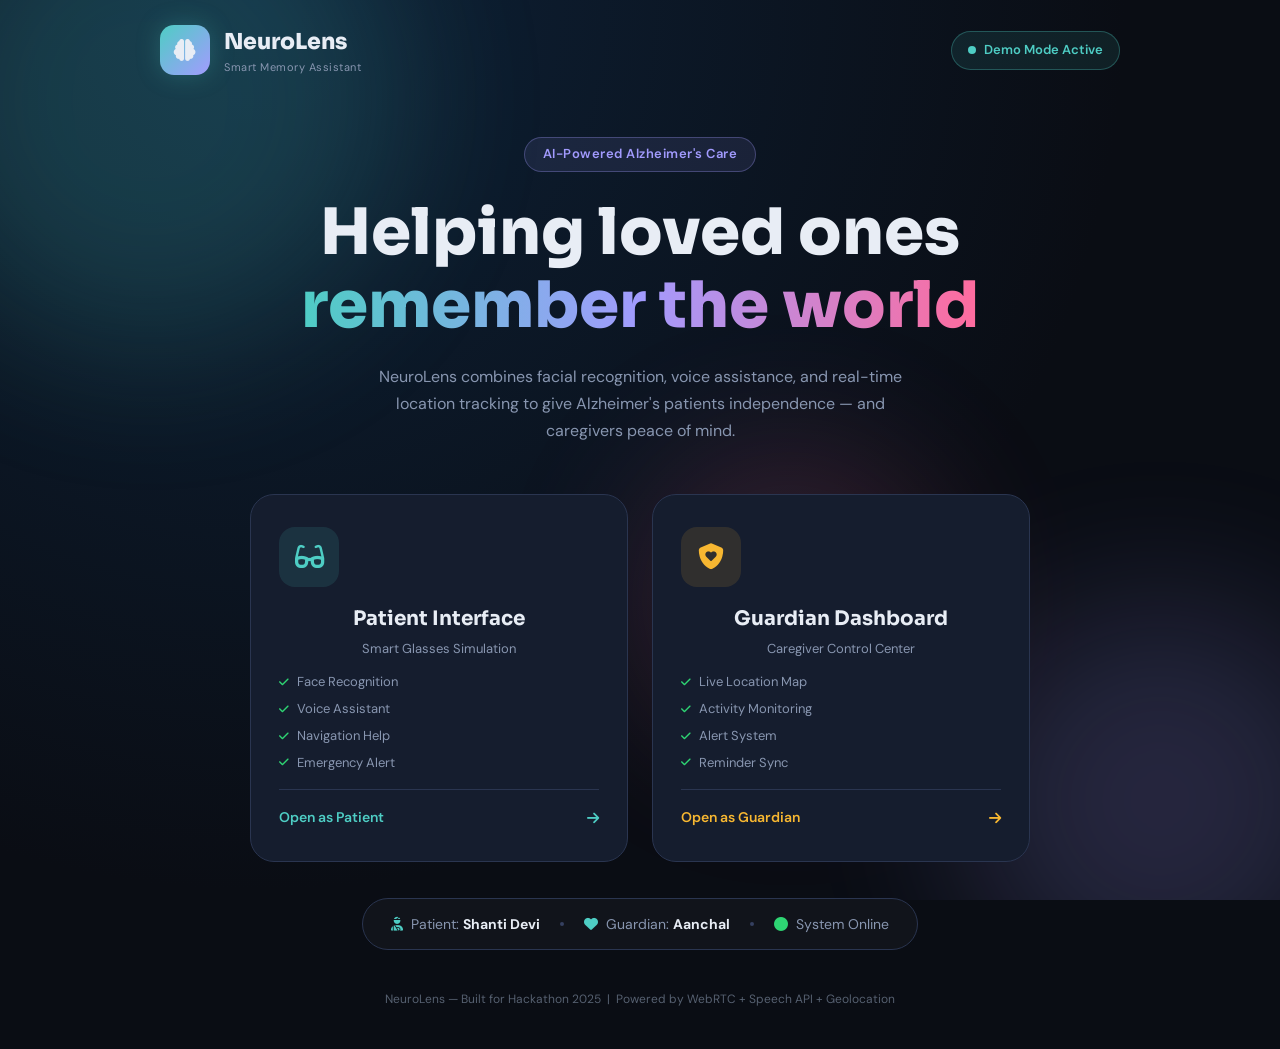
<file: index.html>
<!DOCTYPE html>
<html lang="en">
<head>
  <meta charset="UTF-8" />
  <meta name="viewport" content="width=device-width, initial-scale=1.0" />
  <title>NeuroLens — Smart Memory Assistant</title>
  <link rel="stylesheet" href="style.css" />
  <link rel="stylesheet" href="https://cdnjs.cloudflare.com/ajax/libs/font-awesome/6.5.0/css/all.min.css" />
  <link href="https://fonts.googleapis.com/css2?family=Sora:wght@300;400;600;700;800&family=DM+Sans:wght@300;400;500&display=swap" rel="stylesheet" />
</head>
<body class="landing-body">

  <!-- Animated Background -->
  <div class="bg-orbs">
    <div class="orb orb1"></div>
    <div class="orb orb2"></div>
    <div class="orb orb3"></div>
  </div>

  <!-- Landing Page -->
  <div class="landing-container">
    <!-- Header / Logo -->
    <header class="landing-header">
      <div class="logo-mark">
        <div class="logo-icon">
          <i class="fa-solid fa-brain"></i>
        </div>
        <div class="logo-text">
          <span class="logo-primary">NeuroLens</span>
          <span class="logo-tagline">Smart Memory Assistant</span>
        </div>
      </div>
      <div class="demo-badge">
        <span class="pulse-dot"></span>
        Demo Mode Active
      </div>
    </header>

    <!-- Hero Section -->
    <main class="landing-hero">
      <div class="hero-label">AI-Powered Alzheimer's Care</div>
      <h1 class="hero-title">
        Helping loved ones<br/>
        <span class="gradient-text">remember the world</span>
      </h1>
      <p class="hero-desc">
        NeuroLens combines facial recognition, voice assistance, and real-time location tracking
        to give Alzheimer's patients independence — and caregivers peace of mind.
      </p>

      <!-- Role Selection Cards -->
      <div class="role-cards">
        <!-- Patient Card -->
        <a href="patient.html" class="role-card patient-card">
          <div class="role-card-icon">
            <i class="fa-solid fa-glasses"></i>
          </div>
          <div class="role-card-content">
            <h2>Patient Interface</h2>
            <p>Smart Glasses Simulation</p>
            <ul class="role-features">
              <li><i class="fa-solid fa-check"></i> Face Recognition</li>
              <li><i class="fa-solid fa-check"></i> Voice Assistant</li>
              <li><i class="fa-solid fa-check"></i> Navigation Help</li>
              <li><i class="fa-solid fa-check"></i> Emergency Alert</li>
            </ul>
          </div>
          <div class="role-card-action">
            <span>Open as Patient</span>
            <i class="fa-solid fa-arrow-right"></i>
          </div>
        </a>

        <!-- Guardian Card -->
        <a href="guardian.html" class="role-card guardian-card">
          <div class="role-card-icon">
            <i class="fa-solid fa-shield-heart"></i>
          </div>
          <div class="role-card-content">
            <h2>Guardian Dashboard</h2>
            <p>Caregiver Control Center</p>
            <ul class="role-features">
              <li><i class="fa-solid fa-check"></i> Live Location Map</li>
              <li><i class="fa-solid fa-check"></i> Activity Monitoring</li>
              <li><i class="fa-solid fa-check"></i> Alert System</li>
              <li><i class="fa-solid fa-check"></i> Reminder Sync</li>
            </ul>
          </div>
          <div class="role-card-action">
            <span>Open as Guardian</span>
            <i class="fa-solid fa-arrow-right"></i>
          </div>
        </a>
      </div>

      <!-- Patient Info Bar -->
      <div class="patient-info-bar">
        <div class="patient-info-item">
          <i class="fa-solid fa-user-injured"></i>
          <span>Patient: <strong>Shanti Devi</strong></span>
        </div>
        <div class="divider-dot"></div>
        <div class="patient-info-item">
          <i class="fa-solid fa-heart"></i>
          <span>Guardian: <strong>Aanchal</strong></span>
        </div>
        <div class="divider-dot"></div>
        <div class="patient-info-item status-ok">
          <i class="fa-solid fa-circle"></i>
          <span>System Online</span>
        </div>
      </div>
    </main>

    <!-- Footer -->
    <footer class="landing-footer">
      <p>NeuroLens — Built for Hackathon 2025 &nbsp;|&nbsp; Powered by WebRTC + Speech API + Geolocation</p>
    </footer>
  </div>

  <script src="script.js"></script>
</body>
</html>
</file>
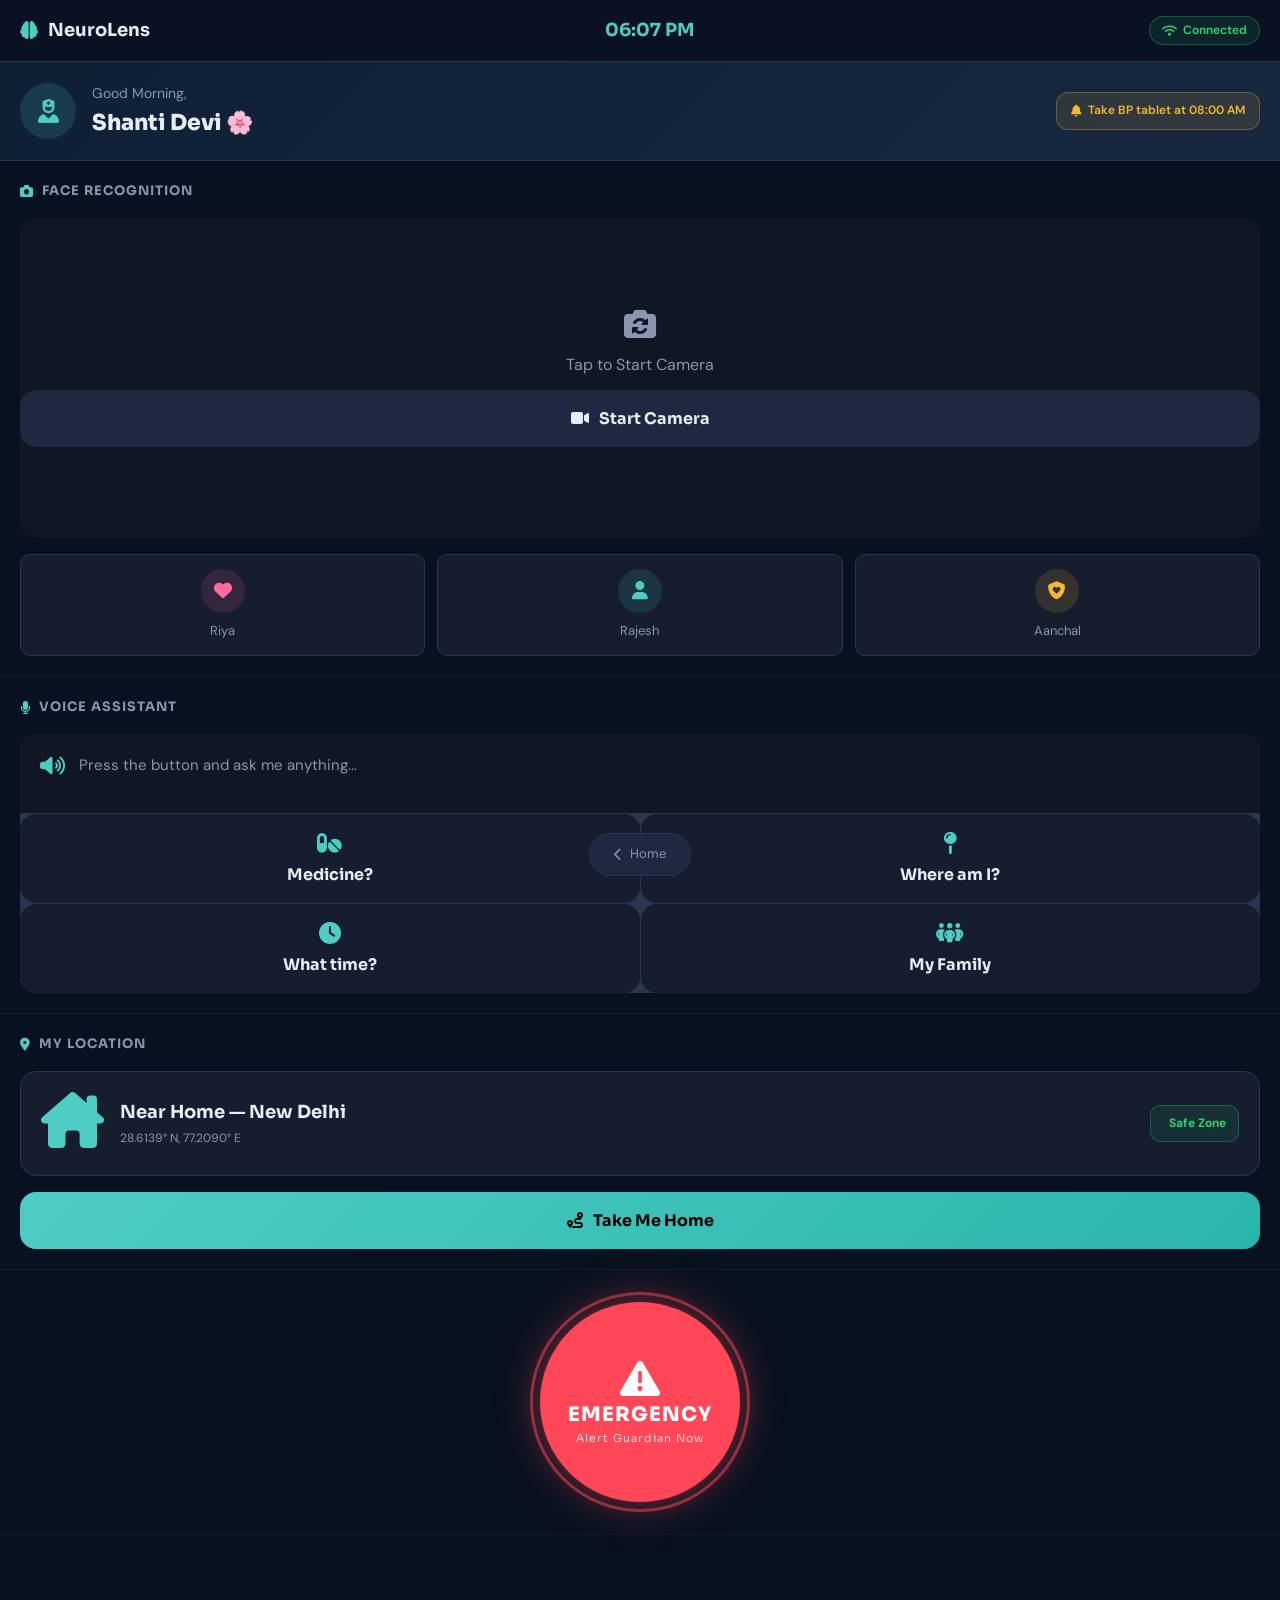
<file: patient.html>
<!DOCTYPE html>
<html lang="en">
<head>
  <meta charset="UTF-8" />
  <meta name="viewport" content="width=device-width, initial-scale=1.0" />
  <title>NeuroLens — Patient View</title>
  <link rel="stylesheet" href="style.css" />
  <link rel="stylesheet" href="https://cdnjs.cloudflare.com/ajax/libs/font-awesome/6.5.0/css/all.min.css" />
  <link href="https://fonts.googleapis.com/css2?family=Sora:wght@300;400;600;700;800&family=DM+Sans:wght@300;400;500&display=swap" rel="stylesheet" />
</head>
<body class="patient-body">

  <!-- Top Status Bar -->
  <header class="patient-header">
    <div class="patient-brand">
      <i class="fa-solid fa-brain"></i>
      <span>NeuroLens</span>
    </div>
    <div class="patient-time" id="patient-clock">00:00 AM</div>
    <div class="patient-status-row">
      <span class="status-pill ok"><i class="fa-solid fa-wifi"></i> Connected</span>
    </div>
  </header>

  <!-- Greeting Banner -->
  <div class="greeting-banner">
    <div class="greeting-avatar"><i class="fa-solid fa-user-nurse"></i></div>
    <div class="greeting-text">
      <div class="greeting-hello">Good Morning,</div>
      <div class="greeting-name">Shanti Devi 🌸</div>
    </div>
    <div class="reminder-chip" id="next-reminder-chip">
      <i class="fa-solid fa-bell"></i> <span id="next-reminder-text">No reminders</span>
    </div>
  </div>

  <!-- CAMERA / FACE RECOGNITION PANEL -->
  <section class="patient-section camera-section">
    <div class="section-label"><i class="fa-solid fa-camera"></i> Face Recognition</div>

    <div class="camera-container">
      <!-- Live video feed -->
      <video id="patient-video" autoplay muted playsinline></video>
      <canvas id="face-canvas"></canvas>

      <!-- Recognition Overlay -->
      <div class="face-overlay" id="face-overlay" style="display:none;">
        <div class="face-box-animated">
          <div class="face-box-corner tl"></div>
          <div class="face-box-corner tr"></div>
          <div class="face-box-corner bl"></div>
          <div class="face-box-corner br"></div>
          <div class="scanning-line"></div>
        </div>
        <div class="face-tag" id="face-tag">Analyzing...</div>
      </div>

      <!-- Camera Off Placeholder -->
      <div class="camera-placeholder" id="camera-placeholder">
        <i class="fa-solid fa-camera-rotate fa-2x"></i>
        <p>Tap to Start Camera</p>
        <button class="btn-large btn-secondary" onclick="startCamera()">
          <i class="fa-solid fa-video"></i> Start Camera
        </button>
      </div>
    </div>

    <!-- Simulated Person Cards -->
    <div class="known-faces-row">
      <div class="known-face-chip" onclick="simulateRecognize('Riya (Daughter)', 'fa-heart', '#ff6b9d')">
        <div class="kf-avatar" style="background:#ff6b9d22;color:#ff6b9d;"><i class="fa-solid fa-heart"></i></div>
        <span>Riya</span>
      </div>
      <div class="known-face-chip" onclick="simulateRecognize('Rajesh (Son)', 'fa-user', '#4ecdc4')">
        <div class="kf-avatar" style="background:#4ecdc422;color:#4ecdc4;"><i class="fa-solid fa-user"></i></div>
        <span>Rajesh</span>
      </div>
      <div class="known-face-chip" onclick="simulateRecognize('Aanchal (Guardian)', 'fa-shield-heart', '#f7b731')">
        <div class="kf-avatar" style="background:#f7b73122;color:#f7b731;"><i class="fa-solid fa-shield-heart"></i></div>
        <span>Aanchal</span>
      </div>
    </div>
  </section>

  <!-- VOICE ASSISTANT -->
  <section class="patient-section voice-section">
    <div class="section-label"><i class="fa-solid fa-microphone"></i> Voice Assistant</div>
    <div class="voice-card">
      <div class="voice-response-box" id="voice-response">
        <i class="fa-solid fa-volume-high response-icon"></i>
        <p id="voice-response-text">Press the button and ask me anything...</p>
      </div>
      <div class="voice-buttons-grid">
        <button class="btn-large btn-voice" onclick="askAssistant('medicine')">
          <i class="fa-solid fa-pills"></i>
          <span>Medicine?</span>
        </button>
        <button class="btn-large btn-voice" onclick="askAssistant('location')">
          <i class="fa-solid fa-map-pin"></i>
          <span>Where am I?</span>
        </button>
        <button class="btn-large btn-voice" onclick="askAssistant('time')">
          <i class="fa-solid fa-clock"></i>
          <span>What time?</span>
        </button>
        <button class="btn-large btn-voice" onclick="askAssistant('family')">
          <i class="fa-solid fa-people-group"></i>
          <span>My Family</span>
        </button>
      </div>
    </div>
  </section>

  <!-- LOCATION PANEL -->
  <section class="patient-section location-section">
    <div class="section-label"><i class="fa-solid fa-location-dot"></i> My Location</div>
    <div class="location-card" id="location-card">
      <div class="location-icon-wrap"><i class="fa-solid fa-house-chimney fa-2x"></i></div>
      <div class="location-info">
        <div class="location-status" id="location-status">Fetching location...</div>
        <div class="location-coords" id="location-coords">—</div>
      </div>
      <div class="location-safe-badge" id="safe-badge">
        <i class="fa-solid fa-shield-check"></i> Safe Zone
      </div>
    </div>

    <!-- Navigation Button -->
    <button class="btn-large btn-navigate" onclick="navigateHome()">
      <i class="fa-solid fa-route"></i>
      <span>Take Me Home</span>
    </button>

    <!-- Navigation Steps Overlay -->
    <div class="nav-steps" id="nav-steps" style="display:none;">
      <div class="nav-step active"><i class="fa-solid fa-arrow-up"></i> Walk straight for 50 metres</div>
      <div class="nav-step"><i class="fa-solid fa-turn-right"></i> Turn right at the gate</div>
      <div class="nav-step"><i class="fa-solid fa-house"></i> Your home is on the left</div>
    </div>
  </section>

  <!-- EMERGENCY BUTTON -->
  <section class="patient-section emergency-section">
    <button class="btn-emergency" id="emergency-btn" onclick="triggerEmergency()">
      <div class="emergency-ring"></div>
      <div class="emergency-inner">
        <i class="fa-solid fa-triangle-exclamation fa-2x"></i>
        <span>EMERGENCY</span>
        <small>Alert Guardian Now</small>
      </div>
    </button>
  </section>

  <!-- Toast Notification -->
  <div class="toast-container" id="patient-toast-container"></div>

  <!-- Nav Back -->
  <a href="index.html" class="back-link"><i class="fa-solid fa-chevron-left"></i> Home</a>

  <script src="script.js"></script>
  <script src="patient.js"></script>
</body>
</html>
</file>
<file: style.css>
/* =====================================================
   NeuroLens — style.css
   Shared styles for all pages
   ===================================================== */

/* ---- RESET & VARIABLES ---- */
*, *::before, *::after { box-sizing: border-box; margin: 0; padding: 0; }

:root {
  --bg: #0a0d14;
  --bg2: #111722;
  --bg3: #1a2133;
  --surface: #151d2e;
  --surface2: #1e2840;
  --border: #2a3550;
  --border2: #354060;

  --primary: #4ecdc4;
  --primary-dark: #38b2aa;
  --accent: #ff6b9d;
  --warning: #f7b731;
  --danger: #ff4757;
  --success: #2ed573;
  --purple: #a29bfe;

  --text: #e8edf5;
  --text2: #8896b0;
  --text3: #566070;

  --font-head: 'Sora', sans-serif;
  --font-body: 'DM Sans', sans-serif;

  --radius: 16px;
  --radius-sm: 10px;
  --radius-xl: 24px;
  --shadow: 0 8px 32px rgba(0,0,0,0.4);
  --shadow-sm: 0 2px 12px rgba(0,0,0,0.3);
  --glow-primary: 0 0 24px rgba(78,205,196,0.25);
  --glow-danger: 0 0 30px rgba(255,71,87,0.4);
}

html { scroll-behavior: smooth; }

body {
  font-family: var(--font-body);
  background: var(--bg);
  color: var(--text);
  min-height: 100vh;
  line-height: 1.6;
  -webkit-font-smoothing: antialiased;
}

a { text-decoration: none; color: inherit; }
button { cursor: pointer; font-family: var(--font-body); }
input, select { font-family: var(--font-body); }

/* =====================================================
   SCROLLBAR
   ===================================================== */
::-webkit-scrollbar { width: 6px; }
::-webkit-scrollbar-track { background: var(--bg2); }
::-webkit-scrollbar-thumb { background: var(--border2); border-radius: 4px; }

/* =====================================================
   LANDING PAGE
   ===================================================== */
.landing-body {
  overflow-x: hidden;
  background: radial-gradient(ellipse at 20% 0%, #0d2137 0%, #0a0d14 60%);
}

.bg-orbs { position: fixed; inset: 0; pointer-events: none; z-index: 0; overflow: hidden; }
.orb {
  position: absolute;
  border-radius: 50%;
  filter: blur(80px);
  opacity: 0.18;
  animation: orbFloat 8s ease-in-out infinite;
}
.orb1 { width: 500px; height: 500px; background: var(--primary); top: -150px; left: -100px; animation-delay: 0s; }
.orb2 { width: 400px; height: 400px; background: var(--purple); bottom: -100px; right: -80px; animation-delay: 3s; }
.orb3 { width: 300px; height: 300px; background: var(--accent); top: 50%; left: 50%; animation-delay: 6s; }

@keyframes orbFloat {
  0%, 100% { transform: translateY(0) scale(1); }
  50% { transform: translateY(-30px) scale(1.05); }
}

.landing-container {
  position: relative;
  z-index: 1;
  max-width: 1000px;
  margin: 0 auto;
  padding: 24px 20px 40px;
  display: flex;
  flex-direction: column;
  min-height: 100vh;
}

.landing-header {
  display: flex;
  align-items: center;
  justify-content: space-between;
  margin-bottom: 60px;
}

.logo-mark { display: flex; align-items: center; gap: 14px; }
.logo-icon {
  width: 50px; height: 50px;
  background: linear-gradient(135deg, var(--primary), var(--purple));
  border-radius: 14px;
  display: flex; align-items: center; justify-content: center;
  font-size: 22px;
  box-shadow: var(--glow-primary);
}
.logo-text { display: flex; flex-direction: column; }
.logo-primary { font-family: var(--font-head); font-size: 22px; font-weight: 800; color: var(--text); }
.logo-tagline { font-size: 11px; color: var(--text2); letter-spacing: 0.5px; }

.demo-badge {
  display: flex; align-items: center; gap: 8px;
  background: rgba(78,205,196,0.1);
  border: 1px solid rgba(78,205,196,0.3);
  color: var(--primary);
  padding: 8px 16px;
  border-radius: 100px;
  font-size: 13px;
  font-weight: 600;
}

.pulse-dot {
  width: 8px; height: 8px;
  background: var(--primary);
  border-radius: 50%;
  display: inline-block;
  animation: pulse 1.5s ease-in-out infinite;
}
.pulse-dot.green { background: var(--success); }

@keyframes pulse {
  0%, 100% { opacity: 1; transform: scale(1); }
  50% { opacity: 0.5; transform: scale(0.7); }
}

.landing-hero { flex: 1; display: flex; flex-direction: column; align-items: center; text-align: center; }

.hero-label {
  display: inline-block;
  background: rgba(162,155,254,0.1);
  border: 1px solid rgba(162,155,254,0.3);
  color: var(--purple);
  padding: 6px 18px;
  border-radius: 100px;
  font-size: 13px;
  font-weight: 600;
  letter-spacing: 0.5px;
  margin-bottom: 24px;
}

.hero-title {
  font-family: var(--font-head);
  font-size: clamp(36px, 6vw, 64px);
  font-weight: 800;
  line-height: 1.15;
  color: var(--text);
  margin-bottom: 20px;
}
.gradient-text {
  background: linear-gradient(90deg, var(--primary), var(--purple), var(--accent));
  -webkit-background-clip: text;
  -webkit-text-fill-color: transparent;
  background-clip: text;
}

.hero-desc {
  max-width: 560px;
  color: var(--text2);
  font-size: 16px;
  margin-bottom: 50px;
  line-height: 1.7;
}

/* Role Cards */
.role-cards {
  display: grid;
  grid-template-columns: 1fr 1fr;
  gap: 24px;
  width: 100%;
  max-width: 780px;
  margin-bottom: 36px;
}

.role-card {
  background: var(--surface);
  border: 1px solid var(--border);
  border-radius: var(--radius-xl);
  padding: 32px 28px;
  display: flex;
  flex-direction: column;
  gap: 16px;
  transition: all 0.3s ease;
  position: relative;
  overflow: hidden;
}
.role-card::before {
  content: '';
  position: absolute;
  inset: 0;
  border-radius: var(--radius-xl);
  opacity: 0;
  transition: opacity 0.3s;
}
.patient-card::before { background: linear-gradient(135deg, rgba(78,205,196,0.08), transparent); }
.guardian-card::before { background: linear-gradient(135deg, rgba(247,183,49,0.08), transparent); }
.role-card:hover { transform: translateY(-6px); border-color: var(--border2); box-shadow: var(--shadow); }
.role-card:hover::before { opacity: 1; }

.role-card-icon {
  width: 60px; height: 60px;
  border-radius: 16px;
  display: flex; align-items: center; justify-content: center;
  font-size: 26px;
}
.patient-card .role-card-icon { background: rgba(78,205,196,0.12); color: var(--primary); }
.guardian-card .role-card-icon { background: rgba(247,183,49,0.12); color: var(--warning); }

.role-card-content h2 { font-family: var(--font-head); font-size: 20px; font-weight: 700; margin-bottom: 4px; }
.role-card-content p { color: var(--text2); font-size: 13px; margin-bottom: 12px; }

.role-features { list-style: none; display: flex; flex-direction: column; gap: 6px; }
.role-features li { font-size: 13px; color: var(--text2); display: flex; align-items: center; gap: 8px; }
.role-features li i { color: var(--success); font-size: 11px; }

.role-card-action {
  display: flex; align-items: center; justify-content: space-between;
  margin-top: auto;
  padding-top: 16px;
  border-top: 1px solid var(--border);
  color: var(--primary);
  font-size: 14px;
  font-weight: 600;
}
.guardian-card .role-card-action { color: var(--warning); }

.patient-info-bar {
  display: flex;
  align-items: center;
  gap: 20px;
  background: rgba(255,255,255,0.03);
  border: 1px solid var(--border);
  border-radius: 100px;
  padding: 14px 28px;
  font-size: 14px;
}
.patient-info-item { display: flex; align-items: center; gap: 8px; color: var(--text2); }
.patient-info-item i { color: var(--primary); }
.patient-info-item strong { color: var(--text); }
.status-ok i { color: var(--success); animation: pulse 1.5s infinite; }
.divider-dot { width: 4px; height: 4px; background: var(--border2); border-radius: 50%; }

.landing-footer { text-align: center; color: var(--text3); font-size: 12px; margin-top: 40px; }

/* =====================================================
   PATIENT INTERFACE
   ===================================================== */
.patient-body {
  background: #08111f;
  min-height: 100vh;
  padding-bottom: 100px;
}

.patient-header {
  background: rgba(10,18,35,0.95);
  backdrop-filter: blur(20px);
  border-bottom: 1px solid var(--border);
  padding: 16px 20px;
  display: flex;
  align-items: center;
  justify-content: space-between;
  position: sticky;
  top: 0;
  z-index: 100;
}
.patient-brand { display: flex; align-items: center; gap: 10px; font-family: var(--font-head); font-weight: 700; font-size: 18px; }
.patient-brand i { color: var(--primary); }
.patient-time { font-family: var(--font-head); font-size: 18px; font-weight: 700; color: var(--primary); }
.status-pill {
  display: flex; align-items: center; gap: 6px;
  padding: 4px 12px;
  border-radius: 100px;
  font-size: 12px;
  font-weight: 600;
}
.status-pill.ok { background: rgba(46,213,115,0.1); color: var(--success); border: 1px solid rgba(46,213,115,0.3); }

.greeting-banner {
  background: linear-gradient(135deg, #0f2035, #162840);
  border-bottom: 1px solid var(--border);
  padding: 20px;
  display: flex;
  align-items: center;
  gap: 16px;
}
.greeting-avatar {
  width: 56px; height: 56px;
  background: rgba(78,205,196,0.15);
  border-radius: 50%;
  display: flex; align-items: center; justify-content: center;
  font-size: 24px;
  color: var(--primary);
  flex-shrink: 0;
}
.greeting-hello { font-size: 14px; color: var(--text2); }
.greeting-name { font-family: var(--font-head); font-size: 22px; font-weight: 800; color: var(--text); }
.reminder-chip {
  margin-left: auto;
  background: rgba(247,183,49,0.12);
  border: 1px solid rgba(247,183,49,0.3);
  color: var(--warning);
  padding: 8px 14px;
  border-radius: 12px;
  font-size: 12px;
  font-weight: 600;
  white-space: nowrap;
  display: flex; align-items: center; gap: 6px;
}

.patient-section { padding: 20px; border-bottom: 1px solid rgba(255,255,255,0.05); }
.section-label {
  display: flex; align-items: center; gap: 8px;
  font-family: var(--font-head);
  font-size: 13px;
  font-weight: 700;
  color: var(--text2);
  text-transform: uppercase;
  letter-spacing: 1px;
  margin-bottom: 16px;
}
.section-label i { color: var(--primary); }

/* Camera */
.camera-container {
  position: relative;
  width: 100%;
  border-radius: var(--radius);
  overflow: hidden;
  background: #000;
  aspect-ratio: 4/3;
  max-height: 320px;
  margin-bottom: 16px;
}
#patient-video {
  width: 100%; height: 100%;
  object-fit: cover;
  display: none;
}
#face-canvas { display: none; }

.face-overlay {
  position: absolute; inset: 0;
  display: flex; align-items: center; justify-content: center;
  flex-direction: column;
  gap: 12px;
}

.face-box-animated {
  width: 140px; height: 140px;
  position: relative;
}
.face-box-corner {
  position: absolute;
  width: 24px; height: 24px;
  border-color: var(--primary);
  border-style: solid;
}
.tl { top: 0; left: 0; border-width: 3px 0 0 3px; }
.tr { top: 0; right: 0; border-width: 3px 3px 0 0; }
.bl { bottom: 0; left: 0; border-width: 0 0 3px 3px; }
.br { bottom: 0; right: 0; border-width: 0 3px 3px 0; }

.scanning-line {
  position: absolute;
  top: 0; left: 0; right: 0;
  height: 2px;
  background: linear-gradient(90deg, transparent, var(--primary), transparent);
  animation: scan 2s ease-in-out infinite;
  box-shadow: 0 0 10px var(--primary);
}
@keyframes scan {
  0% { top: 0; }
  100% { top: 100%; }
}

.face-tag {
  background: rgba(78,205,196,0.9);
  color: #000;
  padding: 8px 20px;
  border-radius: 100px;
  font-family: var(--font-head);
  font-weight: 700;
  font-size: 16px;
  letter-spacing: 0.5px;
}

.camera-placeholder {
  position: absolute; inset: 0;
  display: flex;
  flex-direction: column;
  align-items: center;
  justify-content: center;
  gap: 12px;
  color: var(--text2);
  background: var(--bg2);
}

.known-faces-row { display: flex; gap: 12px; }
.known-face-chip {
  flex: 1;
  display: flex;
  flex-direction: column;
  align-items: center;
  gap: 8px;
  background: var(--surface);
  border: 1px solid var(--border);
  border-radius: var(--radius-sm);
  padding: 14px 10px;
  cursor: pointer;
  transition: all 0.2s;
  font-size: 13px;
  color: var(--text2);
}
.known-face-chip:hover { border-color: var(--primary); transform: scale(1.03); }
.kf-avatar {
  width: 44px; height: 44px;
  border-radius: 50%;
  display: flex; align-items: center; justify-content: center;
  font-size: 18px;
}

/* Voice */
.voice-card { background: var(--surface); border-radius: var(--radius); overflow: hidden; }
.voice-response-box {
  padding: 20px;
  display: flex;
  align-items: flex-start;
  gap: 14px;
  background: var(--bg2);
  border-bottom: 1px solid var(--border);
  min-height: 80px;
}
.response-icon { color: var(--primary); font-size: 20px; margin-top: 2px; flex-shrink: 0; }
#voice-response-text { color: var(--text2); font-size: 15px; line-height: 1.5; }

.voice-buttons-grid {
  display: grid;
  grid-template-columns: 1fr 1fr;
  gap: 1px;
  background: var(--border);
}
.btn-voice {
  display: flex;
  flex-direction: column;
  align-items: center;
  justify-content: center;
  gap: 8px;
  padding: 20px 16px;
  background: var(--surface);
  border: none;
  color: var(--text);
  font-size: 13px;
  font-weight: 600;
  transition: background 0.2s;
}
.btn-voice i { font-size: 22px; color: var(--primary); }
.btn-voice:hover, .btn-voice:active { background: var(--surface2); }

/* Location */
.location-card {
  background: var(--surface);
  border: 1px solid var(--border);
  border-radius: var(--radius);
  padding: 20px;
  display: flex;
  align-items: center;
  gap: 16px;
  margin-bottom: 16px;
}
.location-icon-wrap { font-size: 28px; color: var(--primary); flex-shrink: 0; }
.location-info { flex: 1; }
.location-status { font-family: var(--font-head); font-size: 18px; font-weight: 700; }
.location-coords { font-size: 12px; color: var(--text2); margin-top: 2px; }
.location-safe-badge {
  background: rgba(46,213,115,0.1);
  border: 1px solid rgba(46,213,115,0.3);
  color: var(--success);
  padding: 8px 12px;
  border-radius: 10px;
  font-size: 12px;
  font-weight: 700;
  display: flex; align-items: center; gap: 6px;
  white-space: nowrap;
}

.nav-steps {
  background: var(--surface);
  border: 1px solid var(--border);
  border-radius: var(--radius);
  overflow: hidden;
  margin-top: 12px;
  animation: slideDown 0.3s ease;
}
@keyframes slideDown { from { opacity: 0; transform: translateY(-10px); } to { opacity: 1; transform: translateY(0); } }
.nav-step {
  padding: 14px 20px;
  border-bottom: 1px solid var(--border);
  display: flex;
  align-items: center;
  gap: 12px;
  color: var(--text2);
  font-size: 15px;
  transition: all 0.3s;
}
.nav-step:last-child { border-bottom: none; }
.nav-step.active { color: var(--text); background: rgba(78,205,196,0.05); }
.nav-step i { color: var(--primary); width: 20px; text-align: center; }

/* Emergency */
.emergency-section { display: flex; justify-content: center; padding: 32px 20px; }
.btn-emergency {
  position: relative;
  width: 200px; height: 200px;
  border-radius: 50%;
  border: none;
  background: var(--danger);
  cursor: pointer;
  display: flex; align-items: center; justify-content: center;
  box-shadow: 0 0 40px rgba(255,71,87,0.5);
  transition: transform 0.2s, box-shadow 0.2s;
}
.btn-emergency:hover { transform: scale(1.05); box-shadow: 0 0 60px rgba(255,71,87,0.7); }
.btn-emergency:active { transform: scale(0.97); }

.emergency-ring {
  position: absolute;
  width: 220px; height: 220px;
  border-radius: 50%;
  border: 3px solid var(--danger);
  animation: ringPulse 2s ease-in-out infinite;
  opacity: 0.5;
}
@keyframes ringPulse {
  0% { transform: scale(0.9); opacity: 0.5; }
  100% { transform: scale(1.3); opacity: 0; }
}

.emergency-inner {
  display: flex; flex-direction: column; align-items: center; gap: 4px;
  color: #fff;
  font-family: var(--font-head);
  font-weight: 800;
  font-size: 20px;
  letter-spacing: 1px;
}
.emergency-inner small { font-size: 11px; font-weight: 400; opacity: 0.8; }

/* Buttons */
.btn-large {
  display: flex; align-items: center; gap: 10px;
  padding: 18px 24px;
  border: none;
  border-radius: var(--radius);
  font-size: 16px;
  font-weight: 700;
  font-family: var(--font-head);
  transition: all 0.2s;
  width: 100%;
  justify-content: center;
}
.btn-secondary { background: var(--surface2); color: var(--text); }
.btn-secondary:hover { background: var(--border2); }
.btn-navigate { background: linear-gradient(135deg, var(--primary), #2ab5ac); color: #000; }
.btn-navigate:hover { transform: translateY(-2px); box-shadow: var(--glow-primary); }

/* Back link */
.back-link {
  position: fixed;
  bottom: 24px;
  left: 50%;
  transform: translateX(-50%);
  background: var(--surface2);
  border: 1px solid var(--border);
  color: var(--text2);
  padding: 10px 24px;
  border-radius: 100px;
  font-size: 13px;
  display: flex; align-items: center; gap: 8px;
  z-index: 50;
  transition: all 0.2s;
}
.back-link:hover { color: var(--text); border-color: var(--border2); }

/* =====================================================
   GUARDIAN INTERFACE
   ===================================================== */
.guardian-body {
  display: flex;
  min-height: 100vh;
  background: var(--bg);
}

/* Sidebar */
.guardian-sidebar {
  width: 240px;
  flex-shrink: 0;
  background: var(--surface);
  border-right: 1px solid var(--border);
  display: flex;
  flex-direction: column;
  padding: 24px 16px;
  position: sticky;
  top: 0;
  height: 100vh;
  overflow-y: auto;
  z-index: 200;
}

.sidebar-logo {
  display: flex; align-items: center; gap: 10px;
  font-family: var(--font-head); font-weight: 800; font-size: 18px;
  color: var(--text);
  margin-bottom: 36px;
  padding: 0 4px;
}
.sidebar-logo i { color: var(--primary); font-size: 20px; }

.sidebar-nav { display: flex; flex-direction: column; gap: 4px; flex: 1; }
.sidebar-link {
  display: flex; align-items: center; gap: 12px;
  padding: 12px 14px;
  border-radius: var(--radius-sm);
  font-size: 14px;
  font-weight: 500;
  color: var(--text2);
  transition: all 0.2s;
  cursor: pointer;
  position: relative;
}
.sidebar-link i { width: 18px; text-align: center; font-size: 15px; }
.sidebar-link:hover { background: var(--surface2); color: var(--text); }
.sidebar-link.active { background: rgba(78,205,196,0.12); color: var(--primary); font-weight: 600; }

.badge {
  margin-left: auto;
  background: var(--danger);
  color: #fff;
  font-size: 11px;
  font-weight: 700;
  padding: 2px 7px;
  border-radius: 100px;
  min-width: 20px;
  text-align: center;
}

.sidebar-patient-card {
  background: var(--bg3);
  border: 1px solid var(--border);
  border-radius: var(--radius-sm);
  padding: 14px;
  display: flex; align-items: center; gap: 12px;
  margin-bottom: 16px;
}
.spc-avatar {
  width: 40px; height: 40px;
  background: rgba(78,205,196,0.15);
  border-radius: 50%;
  display: flex; align-items: center; justify-content: center;
  color: var(--primary);
  flex-shrink: 0;
}
.spc-name { font-weight: 700; font-size: 14px; }
.spc-status { display: flex; align-items: center; gap: 6px; font-size: 12px; color: var(--text2); margin-top: 2px; }

.sidebar-back {
  display: flex; align-items: center; gap: 8px;
  font-size: 13px;
  color: var(--text3);
  padding: 10px 14px;
  border-radius: var(--radius-sm);
  transition: all 0.2s;
}
.sidebar-back:hover { color: var(--text2); background: var(--bg3); }

/* Hamburger (mobile) */
.hamburger {
  display: none;
  position: fixed;
  top: 16px; left: 16px;
  z-index: 300;
  background: var(--surface2);
  border: 1px solid var(--border);
  color: var(--text);
  width: 44px; height: 44px;
  border-radius: 12px;
  align-items: center; justify-content: center;
  font-size: 18px;
}

/* Main Content */
.guardian-main {
  flex: 1;
  padding: 24px;
  overflow-y: auto;
  min-height: 100vh;
}

.guardian-topbar {
  display: flex;
  align-items: flex-start;
  justify-content: space-between;
  margin-bottom: 28px;
  flex-wrap: wrap;
  gap: 16px;
}
.guardian-title { font-family: var(--font-head); font-size: 28px; font-weight: 800; }
.guardian-sub { color: var(--text2); font-size: 14px; margin-top: 2px; }
.topbar-right { display: flex; align-items: center; gap: 16px; }
.guardian-clock { font-family: var(--font-head); font-size: 20px; font-weight: 700; color: var(--primary); }

.demo-toggle-btn {
  background: linear-gradient(135deg, var(--purple), var(--primary));
  border: none;
  color: #fff;
  padding: 10px 20px;
  border-radius: 100px;
  font-size: 13px;
  font-weight: 700;
  display: flex; align-items: center; gap: 8px;
  transition: all 0.2s;
}
.demo-toggle-btn:hover { transform: translateY(-2px); box-shadow: 0 4px 20px rgba(162,155,254,0.4); }
.demo-toggle-btn.active { background: linear-gradient(135deg, var(--warning), var(--accent)); }

/* Tab Content */
.tab-content { display: none; }
.tab-content.active { display: block; }

/* Stats Row */
.stats-row {
  display: grid;
  grid-template-columns: repeat(4, 1fr);
  gap: 16px;
  margin-bottom: 24px;
}

.stat-card {
  background: var(--surface);
  border: 1px solid var(--border);
  border-radius: var(--radius);
  padding: 20px;
  display: flex;
  align-items: center;
  gap: 16px;
  transition: border-color 0.2s;
}
.stat-card:hover { border-color: var(--border2); }
.stat-icon {
  width: 48px; height: 48px;
  border-radius: 12px;
  display: flex; align-items: center; justify-content: center;
  font-size: 20px;
  flex-shrink: 0;
}
.stat-value { font-family: var(--font-head); font-size: 16px; font-weight: 700; }
.stat-label { font-size: 12px; color: var(--text2); margin-top: 2px; }

/* Overview Grid */
.overview-grid {
  display: grid;
  grid-template-columns: 1fr 1fr;
  gap: 20px;
}

/* Cards */
.card {
  background: var(--surface);
  border: 1px solid var(--border);
  border-radius: var(--radius);
  overflow: hidden;
}
.full-card { grid-column: 1 / -1; }

.card-header {
  padding: 18px 20px;
  border-bottom: 1px solid var(--border);
  display: flex;
  align-items: center;
  justify-content: space-between;
  gap: 12px;
}
.card-header h3 { font-family: var(--font-head); font-size: 15px; font-weight: 700; display: flex; align-items: center; gap: 8px; }
.card-header h3 i { color: var(--primary); }
.card-btn {
  background: var(--surface2);
  border: 1px solid var(--border);
  color: var(--text2);
  padding: 6px 14px;
  border-radius: 8px;
  font-size: 12px;
  font-weight: 600;
  transition: all 0.2s;
}
.card-btn:hover { border-color: var(--primary); color: var(--primary); }
.card-btn.danger:hover { border-color: var(--danger); color: var(--danger); }

/* Map */
.mini-map-container { height: 200px; }
.full-map-container { height: 460px; }
.map-status-row {
  padding: 12px 20px;
  display: flex; align-items: center; justify-content: space-between;
  font-size: 13px; color: var(--text2);
  border-top: 1px solid var(--border);
}
.zone-chip {
  background: rgba(46,213,115,0.1);
  border: 1px solid rgba(46,213,115,0.3);
  color: var(--success);
  padding: 4px 12px;
  border-radius: 100px;
  font-size: 12px;
  font-weight: 700;
}
.zone-chip.danger { background: rgba(255,71,87,0.1); border-color: rgba(255,71,87,0.3); color: var(--danger); }

.geofence-row {
  padding: 14px 20px;
  border-top: 1px solid var(--border);
  display: flex; align-items: center; justify-content: space-between;
  gap: 16px; flex-wrap: wrap;
}
.gf-info { display: flex; align-items: center; gap: 8px; font-size: 14px; }
.gf-controls { display: flex; align-items: center; gap: 10px; font-size: 13px; color: var(--text2); }
.gf-controls input[type="range"] { accent-color: var(--primary); width: 100px; }

/* Activity List */
.activity-list { list-style: none; padding: 12px 0; max-height: 260px; overflow-y: auto; }
.activity-item {
  display: flex;
  gap: 16px;
  padding: 10px 20px;
  font-size: 13px;
  border-bottom: 1px solid var(--border);
  align-items: flex-start;
}
.activity-item:last-child { border-bottom: none; }
.activity-time { color: var(--text3); font-size: 12px; white-space: nowrap; min-width: 50px; }
.activity-desc { color: var(--text2); }

/* Alerts */
.alerts-list { list-style: none; padding: 12px 0; }
.no-alerts-msg { padding: 24px 20px; text-align: center; color: var(--text3); font-size: 14px; }
.unread-count { font-size: 12px; color: var(--danger); font-weight: 600; }

.alert-item {
  display: flex;
  align-items: flex-start;
  gap: 14px;
  padding: 14px 20px;
  border-bottom: 1px solid var(--border);
  animation: alertAppear 0.4s ease;
}
@keyframes alertAppear { from { opacity: 0; transform: translateX(-20px); } to { opacity: 1; transform: translateX(0); } }
.alert-item:last-child { border-bottom: none; }
.alert-icon {
  width: 36px; height: 36px;
  border-radius: 10px;
  display: flex; align-items: center; justify-content: center;
  font-size: 15px;
  flex-shrink: 0;
}
.alert-icon.emergency { background: rgba(255,71,87,0.15); color: var(--danger); }
.alert-icon.geofence { background: rgba(247,183,49,0.15); color: var(--warning); }
.alert-icon.face { background: rgba(78,205,196,0.15); color: var(--primary); }
.alert-body { flex: 1; }
.alert-title { font-size: 14px; font-weight: 600; }
.alert-meta { font-size: 12px; color: var(--text3); margin-top: 2px; }
.alert-time { font-size: 11px; color: var(--text3); white-space: nowrap; }

/* Full Alerts */
.alerts-filters {
  padding: 16px 20px;
  display: flex; gap: 8px;
  border-bottom: 1px solid var(--border);
}
.filter-btn {
  background: var(--surface2);
  border: 1px solid var(--border);
  color: var(--text2);
  padding: 6px 16px;
  border-radius: 100px;
  font-size: 12px;
  font-weight: 600;
  transition: all 0.2s;
}
.filter-btn.active { background: rgba(78,205,196,0.12); border-color: var(--primary); color: var(--primary); }
.alerts-full-list { list-style: none; max-height: 500px; overflow-y: auto; }

/* Face Log */
.face-log-list { list-style: none; padding: 12px 0; }
.face-log-item {
  display: flex;
  align-items: center;
  gap: 14px;
  padding: 12px 20px;
  border-bottom: 1px solid var(--border);
}
.face-log-item:last-child { border-bottom: none; }
.fl-avatar {
  width: 40px; height: 40px;
  border-radius: 50%;
  display: flex; align-items: center; justify-content: center;
  font-size: 16px;
  flex-shrink: 0;
}
.fl-info { flex: 1; }
.fl-name { font-size: 14px; font-weight: 600; }
.fl-time { font-size: 12px; color: var(--text3); margin-top: 2px; }
.fl-badge {
  background: rgba(46,213,115,0.1);
  border: 1px solid rgba(46,213,115,0.3);
  color: var(--success);
  padding: 4px 10px;
  border-radius: 100px;
  font-size: 11px;
  font-weight: 700;
}

/* Face Log Full */
.face-log-full {
  display: grid;
  grid-template-columns: repeat(3, 1fr);
  gap: 20px;
  padding: 20px;
}
.face-log-card {
  background: var(--bg2);
  border: 1px solid var(--border);
  border-radius: var(--radius);
  padding: 24px;
  display: flex;
  flex-direction: column;
  align-items: center;
  gap: 12px;
  text-align: center;
  transition: all 0.3s;
}
.face-log-card:hover { border-color: var(--primary); transform: translateY(-4px); }
.flc-avatar {
  width: 70px; height: 70px;
  border-radius: 50%;
  display: flex; align-items: center; justify-content: center;
  font-size: 28px;
}
.flc-avatar.riya { background: rgba(255,107,157,0.15); color: #ff6b9d; }
.flc-avatar.rajesh { background: rgba(78,205,196,0.15); color: var(--primary); }
.flc-avatar.aanchal { background: rgba(247,183,49,0.15); color: var(--warning); }
.flc-name { font-family: var(--font-head); font-size: 16px; font-weight: 700; }
.flc-relation { font-size: 12px; color: var(--text2); }
.flc-last { font-size: 12px; color: var(--text3); margin-top: 4px; }
.flc-tag {
  padding: 4px 14px;
  border-radius: 100px;
  font-size: 11px;
  font-weight: 700;
}
.flc-tag.known { background: rgba(46,213,115,0.1); color: var(--success); border: 1px solid rgba(46,213,115,0.3); }
.flc-tag.caregiver { background: rgba(247,183,49,0.1); color: var(--warning); border: 1px solid rgba(247,183,49,0.3); }

/* Reminders */
.reminder-form { padding: 20px; display: flex; flex-direction: column; gap: 16px; }
.form-group { display: flex; flex-direction: column; gap: 6px; }
.form-group label { font-size: 13px; font-weight: 600; color: var(--text2); }
.form-input {
  background: var(--bg2);
  border: 1px solid var(--border);
  border-radius: var(--radius-sm);
  color: var(--text);
  padding: 12px 14px;
  font-size: 14px;
  outline: none;
  transition: border-color 0.2s;
}
.form-input:focus { border-color: var(--primary); }
.form-input option { background: var(--bg2); }

.btn-submit {
  background: linear-gradient(135deg, var(--primary), #2ab5ac);
  border: none;
  color: #000;
  padding: 14px;
  border-radius: var(--radius-sm);
  font-weight: 700;
  font-size: 15px;
  display: flex; align-items: center; justify-content: center; gap: 10px;
  transition: all 0.2s;
}
.btn-submit:hover { transform: translateY(-2px); box-shadow: var(--glow-primary); }

.reminders-list { list-style: none; padding: 12px 0; }
.reminder-item {
  display: flex;
  align-items: center;
  gap: 14px;
  padding: 14px 20px;
  border-bottom: 1px solid var(--border);
}
.reminder-item:last-child { border-bottom: none; }
.ri-icon {
  width: 40px; height: 40px;
  border-radius: 12px;
  display: flex; align-items: center; justify-content: center;
  font-size: 16px;
  flex-shrink: 0;
}
.ri-icon.medicine { background: rgba(255,107,157,0.15); color: #ff6b9d; }
.ri-icon.food { background: rgba(247,183,49,0.15); color: var(--warning); }
.ri-icon.exercise { background: rgba(78,205,196,0.15); color: var(--primary); }
.ri-icon.appointment { background: rgba(162,155,254,0.15); color: var(--purple); }
.ri-info { flex: 1; }
.ri-msg { font-size: 14px; font-weight: 600; }
.ri-time { font-size: 12px; color: var(--text2); margin-top: 2px; }
.ri-status { font-size: 11px; font-weight: 700; }
.ri-status.sent { color: var(--success); }
.ri-status.pending { color: var(--warning); }
.ri-delete-btn {
  background: transparent;
  border: none;
  color: var(--text3);
  font-size: 14px;
  padding: 4px 8px;
  border-radius: 6px;
  transition: all 0.2s;
}
.ri-delete-btn:hover { color: var(--danger); background: rgba(255,71,87,0.1); }

/* Emergency Modal */
.emergency-modal {
  display: none;
  position: fixed; inset: 0;
  z-index: 1000;
  background: rgba(0,0,0,0.85);
  backdrop-filter: blur(8px);
  align-items: center; justify-content: center;
}
.emergency-modal.active { display: flex; animation: fadeIn 0.3s ease; }
@keyframes fadeIn { from { opacity: 0; } to { opacity: 1; } }

.em-card {
  background: var(--surface);
  border: 2px solid var(--danger);
  border-radius: var(--radius-xl);
  padding: 40px 32px;
  text-align: center;
  max-width: 400px;
  width: 90%;
  animation: modalSlide 0.4s ease;
  box-shadow: 0 0 60px rgba(255,71,87,0.4);
}
@keyframes modalSlide { from { transform: scale(0.8) translateY(-40px); opacity: 0; } to { transform: scale(1) translateY(0); opacity: 1; } }
.em-icon {
  width: 80px; height: 80px;
  background: rgba(255,71,87,0.15);
  border-radius: 50%;
  margin: 0 auto 20px;
  display: flex; align-items: center; justify-content: center;
  font-size: 36px;
  color: var(--danger);
  animation: shake 0.5s ease infinite;
}
@keyframes shake {
  0%, 100% { transform: rotate(0deg); }
  25% { transform: rotate(-8deg); }
  75% { transform: rotate(8deg); }
}
.em-card h2 { font-family: var(--font-head); font-size: 24px; font-weight: 800; margin-bottom: 12px; }
.em-card p { color: var(--text2); margin-bottom: 16px; }
.em-meta { background: var(--bg2); border-radius: 10px; padding: 12px; font-size: 13px; color: var(--text2); margin-bottom: 24px; }
.em-actions { display: flex; gap: 12px; }
.em-btn {
  flex: 1; padding: 14px;
  border: none; border-radius: var(--radius-sm);
  font-size: 14px; font-weight: 700;
  display: flex; align-items: center; justify-content: center; gap: 8px;
  transition: all 0.2s;
}
.em-btn.call { background: var(--success); color: #000; }
.em-btn.dismiss { background: var(--surface2); color: var(--text); border: 1px solid var(--border); }
.em-btn:hover { transform: translateY(-2px); }

/* Toast */
.toast-container {
  position: fixed; bottom: 90px; right: 20px;
  z-index: 500;
  display: flex; flex-direction: column; gap: 10px;
  max-width: 340px;
}
.toast {
  background: var(--surface2);
  border: 1px solid var(--border2);
  border-radius: var(--radius-sm);
  padding: 14px 18px;
  display: flex;
  align-items: flex-start;
  gap: 12px;
  animation: toastIn 0.4s ease;
  box-shadow: var(--shadow);
  font-size: 14px;
}
@keyframes toastIn { from { opacity: 0; transform: translateX(40px); } to { opacity: 1; transform: translateX(0); } }
.toast.exit { animation: toastOut 0.3s ease forwards; }
@keyframes toastOut { from { opacity: 1; transform: translateX(0); } to { opacity: 0; transform: translateX(40px); } }
.toast-icon { font-size: 18px; flex-shrink: 0; margin-top: 1px; }
.toast.success .toast-icon { color: var(--success); }
.toast.danger .toast-icon { color: var(--danger); }
.toast.info .toast-icon { color: var(--primary); }
.toast.warning .toast-icon { color: var(--warning); }
.toast-body .toast-title { font-weight: 700; margin-bottom: 2px; }
.toast-body .toast-msg { color: var(--text2); font-size: 13px; }

/* Leaflet Overrides */
.leaflet-container { background: #0e1824 !important; font-family: var(--font-body) !important; }
.leaflet-tile { filter: brightness(0.8) saturate(0.7) hue-rotate(180deg) !important; }

/* =====================================================
   RESPONSIVE
   ===================================================== */
@media (max-width: 900px) {
  .guardian-sidebar {
    position: fixed;
    transform: translateX(-100%);
    transition: transform 0.3s ease;
  }
  .guardian-sidebar.open { transform: translateX(0); }
  .hamburger { display: flex; }
  .guardian-main { padding: 24px 16px 16px; margin-top: 0; }
  .stats-row { grid-template-columns: 1fr 1fr; }
  .overview-grid { grid-template-columns: 1fr; }
  .face-log-full { grid-template-columns: 1fr; }
}

@media (max-width: 600px) {
  .role-cards { grid-template-columns: 1fr; }
  .patient-info-bar { flex-direction: column; gap: 8px; border-radius: var(--radius); }
  .divider-dot { display: none; }
  .hero-title { font-size: 32px; }
  .stats-row { grid-template-columns: 1fr 1fr; }
  .guardian-topbar { flex-direction: column; }
  .em-actions { flex-direction: column; }
}
</file>
